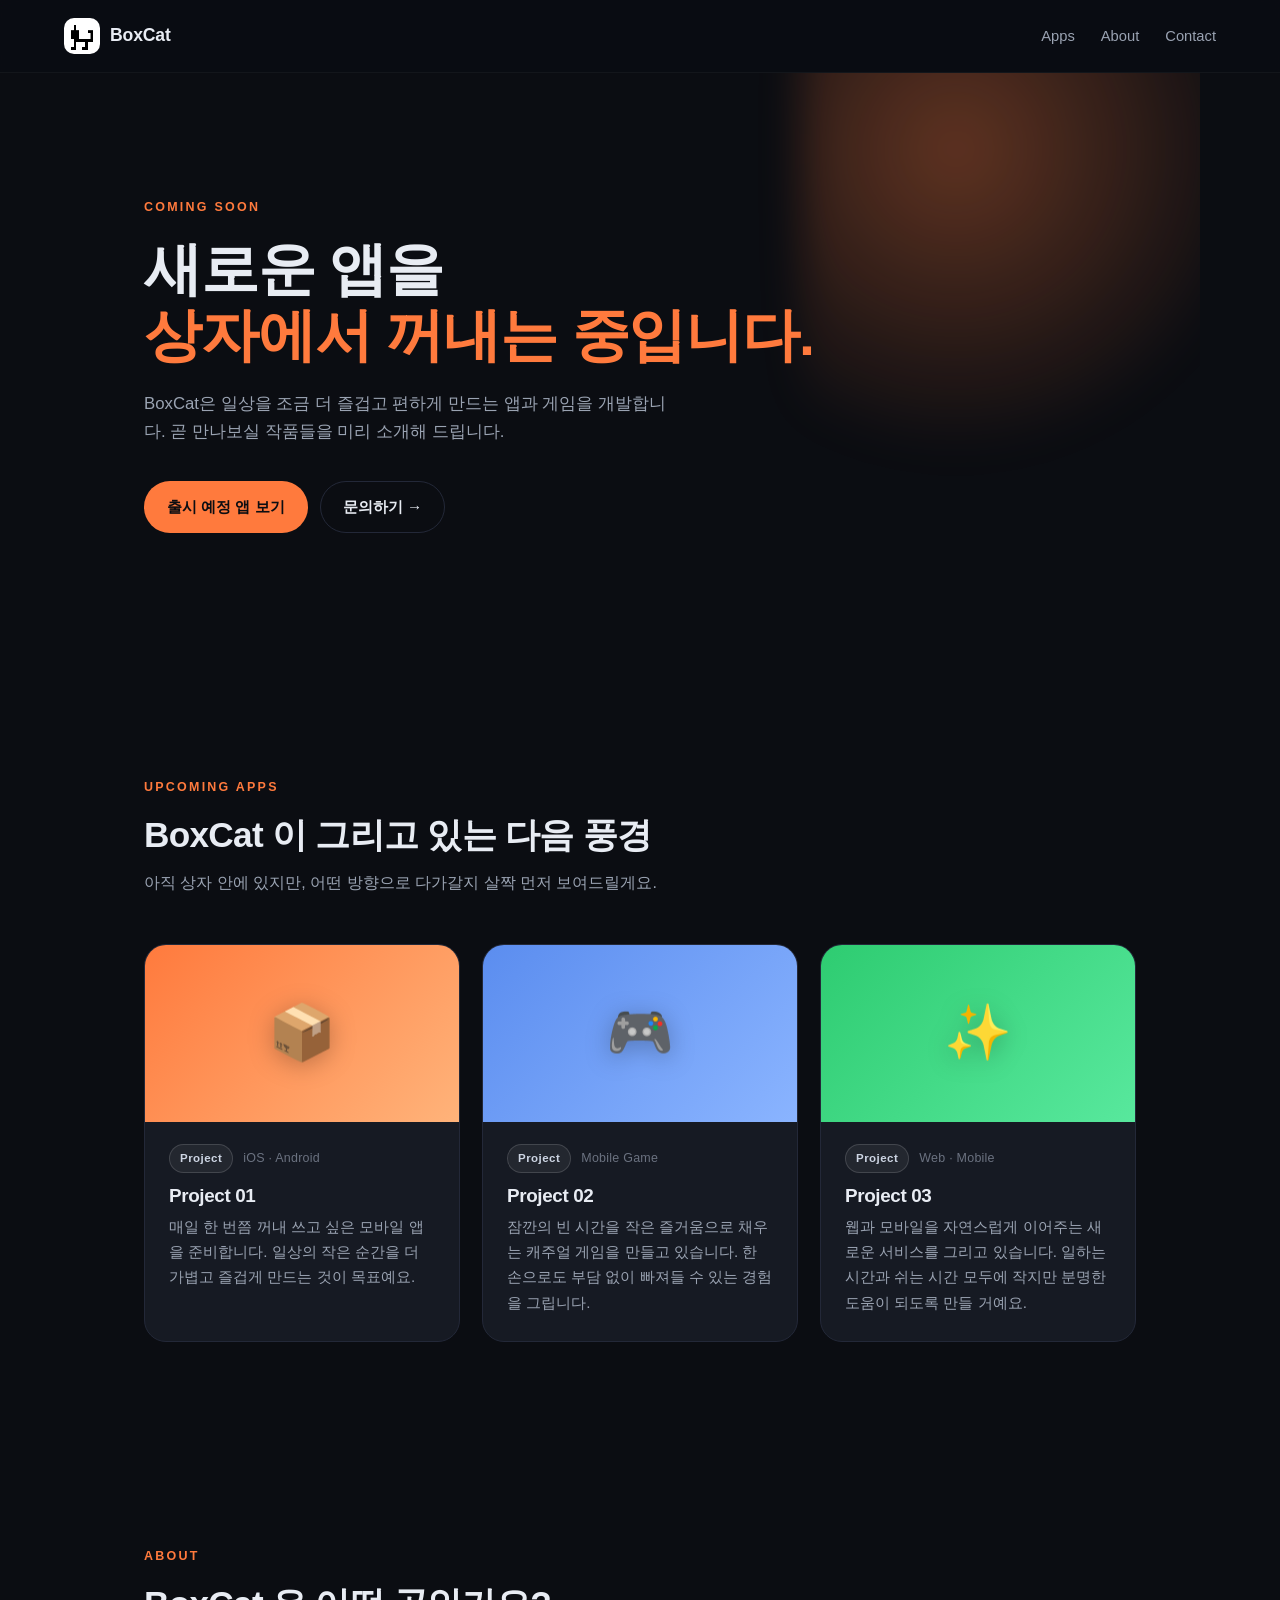
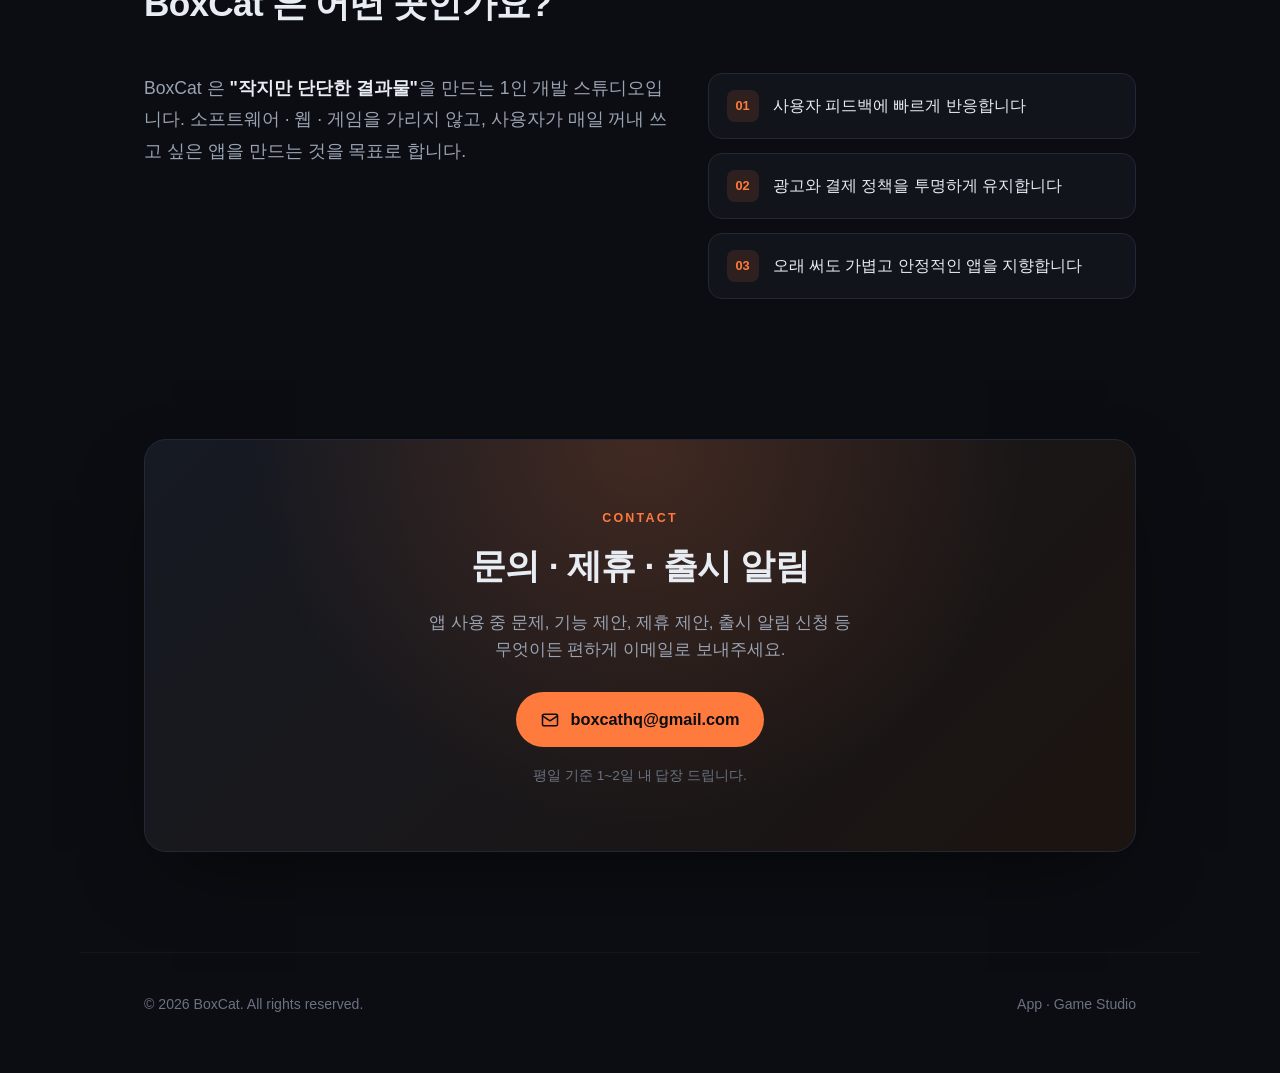
<file: index.html>
<!DOCTYPE html>
<html lang="ko">
<head>
  <meta charset="UTF-8" />
  <meta name="viewport" content="width=device-width, initial-scale=1.0" />
  <title>BoxCat — 새로운 앱을 만들고 있습니다</title>
  <meta name="description" content="BoxCat은 일상을 더 즐겁게 만드는 앱과 게임을 개발합니다. 출시 예정 작품 소개와 고객 문의." />
  <meta name="theme-color" content="#0b0d12" />

  <meta property="og:title" content="BoxCat — 새로운 앱을 만들고 있습니다" />
  <meta property="og:description" content="출시 예정 앱 소개와 고객 문의" />
  <meta property="og:type" content="website" />

  <link rel="icon" type="image/png" href="assets/logo.png" />
  <link rel="apple-touch-icon" href="assets/logo.png" />
  <link rel="stylesheet" href="styles.css" />
</head>
<body>
  <header class="site-header">
    <a href="#top" class="brand" aria-label="BoxCat home">
      <span class="brand-mark" aria-hidden="true">
        <img src="assets/logo.png" alt="" width="32" height="32" />
      </span>
      <span class="brand-name">BoxCat</span>
    </a>
    <nav class="nav">
      <a href="#apps">Apps</a>
      <a href="#about">About</a>
      <a href="#contact">Contact</a>
    </nav>
  </header>

  <main id="top">
    <section class="hero">
      <div class="hero-inner">
        <p class="eyebrow">Coming Soon</p>
        <h1>
          새로운 앱을 <br />
          <span class="accent">상자에서 꺼내는 중입니다.</span>
        </h1>
        <p class="lead">
          BoxCat은 일상을 조금 더 즐겁고 편하게 만드는 앱과 게임을 개발합니다.
          곧 만나보실 작품들을 미리 소개해 드립니다.
        </p>
        <div class="cta-row">
          <a href="#apps" class="btn btn-primary">출시 예정 앱 보기</a>
          <a href="#contact" class="btn btn-ghost">문의하기 →</a>
        </div>
      </div>
      <div class="hero-orb" aria-hidden="true"></div>
    </section>

    <section id="apps" class="section">
      <div class="section-head">
        <p class="eyebrow">Upcoming Apps</p>
        <h2>BoxCat 이 그리고 있는 다음 풍경</h2>
        <p class="section-sub">아직 상자 안에 있지만, 어떤 방향으로 다가갈지 살짝 먼저 보여드릴게요.</p>
      </div>

      <div class="apps">
        <article class="app-card">
          <div class="app-thumb" style="background: linear-gradient(135deg, #ff7a3d, #ffb37a);">
            <span class="app-emoji" aria-hidden="true">📦</span>
          </div>
          <div class="app-body">
            <div class="app-meta">
              <span class="badge badge-project">Project</span>
              <span class="app-platform">iOS · Android</span>
            </div>
            <h3>Project 01</h3>
            <p>매일 한 번쯤 꺼내 쓰고 싶은 모바일 앱을 준비합니다. 일상의 작은 순간을 더 가볍고 즐겁게 만드는 것이 목표예요.</p>
          </div>
        </article>

        <article class="app-card">
          <div class="app-thumb" style="background: linear-gradient(135deg, #5b8def, #8ab4ff);">
            <span class="app-emoji" aria-hidden="true">🎮</span>
          </div>
          <div class="app-body">
            <div class="app-meta">
              <span class="badge badge-project">Project</span>
              <span class="app-platform">Mobile Game</span>
            </div>
            <h3>Project 02</h3>
            <p>잠깐의 빈 시간을 작은 즐거움으로 채우는 캐주얼 게임을 만들고 있습니다. 한 손으로도 부담 없이 빠져들 수 있는 경험을 그립니다.</p>
          </div>
        </article>

        <article class="app-card">
          <div class="app-thumb" style="background: linear-gradient(135deg, #2ecc71, #58e89d);">
            <span class="app-emoji" aria-hidden="true">✨</span>
          </div>
          <div class="app-body">
            <div class="app-meta">
              <span class="badge badge-project">Project</span>
              <span class="app-platform">Web · Mobile</span>
            </div>
            <h3>Project 03</h3>
            <p>웹과 모바일을 자연스럽게 이어주는 새로운 서비스를 그리고 있습니다. 일하는 시간과 쉬는 시간 모두에 작지만 분명한 도움이 되도록 만들 거예요.</p>
          </div>
        </article>
      </div>
    </section>

    <section id="about" class="section about">
      <div class="section-head">
        <p class="eyebrow">About</p>
        <h2>BoxCat 은 어떤 곳인가요?</h2>
      </div>
      <div class="about-grid">
        <p class="about-text">
          BoxCat 은 <strong>"작지만 단단한 결과물"</strong>을 만드는 1인 개발 스튜디오입니다.
          소프트웨어 · 웹 · 게임을 가리지 않고,
          사용자가 매일 꺼내 쓰고 싶은 앱을 만드는 것을 목표로 합니다.
        </p>
        <ul class="features">
          <li><span>01</span> 사용자 피드백에 빠르게 반응합니다</li>
          <li><span>02</span> 광고와 결제 정책을 투명하게 유지합니다</li>
          <li><span>03</span> 오래 써도 가볍고 안정적인 앱을 지향합니다</li>
        </ul>
      </div>
    </section>

    <section id="contact" class="section contact">
      <div class="contact-card">
        <p class="eyebrow">Contact</p>
        <h2>문의 · 제휴 · 출시 알림</h2>
        <p class="lead">
          앱 사용 중 문제, 기능 제안, 제휴 제안, 출시 알림 신청 등<br />
          무엇이든 편하게 이메일로 보내주세요.
        </p>
        <a class="email-link" href="mailto:boxcathq@gmail.com?subject=BoxCat%20%EB%AC%B8%EC%9D%98">
          <svg viewBox="0 0 24 24" width="20" height="20" fill="none" stroke="currentColor" stroke-width="1.8" stroke-linecap="round" stroke-linejoin="round">
            <rect x="3" y="5" width="18" height="14" rx="2"/>
            <path d="m3 7 9 6 9-6"/>
          </svg>
          boxcathq@gmail.com
        </a>
        <p class="contact-hint">평일 기준 1~2일 내 답장 드립니다.</p>
      </div>
    </section>
  </main>

  <footer class="site-footer">
    <p>© <span id="year"></span> BoxCat. All rights reserved.</p>
    <p class="muted">App · Game Studio</p>
  </footer>

  <script src="script.js"></script>
</body>
</html>
</file>
<file: styles.css>
:root {
  --bg: #0b0d12;
  --bg-elev: #11141b;
  --surface: #161a23;
  --border: #232838;
  --text: #e8ecf3;
  --text-dim: #9aa3b2;
  --text-mute: #6b7280;
  --accent: #ff7a3d;
  --accent-soft: rgba(255, 122, 61, 0.12);
  --accent-strong: #ff8a52;
  --radius: 14px;
  --radius-lg: 22px;
  --max: 1120px;
  --shadow-lg: 0 30px 80px -30px rgba(0, 0, 0, 0.6);
}

* { box-sizing: border-box; }

html { scroll-behavior: smooth; }

body {
  margin: 0;
  background: var(--bg);
  color: var(--text);
  font-family: -apple-system, BlinkMacSystemFont, "Pretendard", "Segoe UI",
    "Apple SD Gothic Neo", "Noto Sans KR", Roboto, sans-serif;
  font-size: 16px;
  line-height: 1.65;
  -webkit-font-smoothing: antialiased;
  text-rendering: optimizeLegibility;
}

a { color: inherit; text-decoration: none; }

h1, h2, h3 { margin: 0; letter-spacing: -0.02em; line-height: 1.15; }
h1 { font-size: clamp(2.2rem, 5.2vw, 3.6rem); font-weight: 800; }
h2 { font-size: clamp(1.6rem, 3.2vw, 2.2rem); font-weight: 700; }
h3 { font-size: 1.15rem; font-weight: 700; }
p  { margin: 0; }

/* ---------- Header ---------- */
.site-header {
  position: sticky;
  top: 0;
  z-index: 50;
  display: flex;
  align-items: center;
  justify-content: space-between;
  padding: 18px max(20px, 5vw);
  background: rgba(11, 13, 18, 0.72);
  backdrop-filter: saturate(150%) blur(10px);
  border-bottom: 1px solid rgba(255, 255, 255, 0.04);
}

.brand {
  display: inline-flex;
  align-items: center;
  gap: 10px;
  font-weight: 700;
  letter-spacing: -0.01em;
}
.brand-mark {
  display: inline-flex;
  align-items: center;
  justify-content: center;
  width: 36px;
  height: 36px;
  border-radius: 10px;
  background: #fff;
  overflow: hidden;
}
.brand-mark img {
  width: 28px;
  height: 28px;
  object-fit: contain;
  image-rendering: pixelated;
}
.brand-name { font-size: 1.1rem; }

.nav { display: flex; gap: 26px; }
.nav a {
  font-size: 0.92rem;
  color: var(--text-dim);
  transition: color 0.15s ease;
}
.nav a:hover { color: var(--text); }

@media (max-width: 520px) {
  .nav { display: none; }
}

/* ---------- Hero ---------- */
.hero {
  position: relative;
  padding: clamp(60px, 10vw, 120px) max(20px, 5vw) clamp(80px, 12vw, 140px);
  max-width: var(--max);
  margin: 0 auto;
  overflow: hidden;
}

.hero-inner {
  position: relative;
  z-index: 2;
  max-width: 760px;
}

.eyebrow {
  display: inline-block;
  font-size: 0.78rem;
  font-weight: 600;
  letter-spacing: 0.18em;
  text-transform: uppercase;
  color: var(--accent);
  margin-bottom: 18px;
}

.accent { color: var(--accent); }

.lead {
  margin-top: 22px;
  color: var(--text-dim);
  font-size: 1.05rem;
  max-width: 540px;
}

.cta-row {
  margin-top: 36px;
  display: flex;
  gap: 12px;
  flex-wrap: wrap;
}

.btn {
  display: inline-flex;
  align-items: center;
  justify-content: center;
  padding: 12px 22px;
  border-radius: 999px;
  font-weight: 600;
  font-size: 0.95rem;
  transition: transform 0.15s ease, background 0.2s ease, color 0.2s ease;
  border: 1px solid transparent;
  cursor: pointer;
}
.btn-primary {
  background: var(--accent);
  color: #0b0d12;
}
.btn-primary:hover {
  background: var(--accent-strong);
  transform: translateY(-1px);
}
.btn-ghost {
  background: transparent;
  color: var(--text);
  border-color: var(--border);
}
.btn-ghost:hover {
  border-color: var(--accent);
  color: var(--accent);
}

.hero-orb {
  position: absolute;
  right: -120px;
  top: -80px;
  width: 520px;
  height: 520px;
  background: radial-gradient(circle at 30% 30%, rgba(255, 122, 61, 0.35), transparent 60%);
  filter: blur(20px);
  pointer-events: none;
  z-index: 1;
}

/* ---------- Sections ---------- */
.section {
  padding: clamp(60px, 9vw, 100px) max(20px, 5vw);
  max-width: var(--max);
  margin: 0 auto;
}

.section-head {
  margin-bottom: 48px;
  max-width: 640px;
}
.section-sub {
  margin-top: 14px;
  color: var(--text-dim);
  font-size: 1rem;
}

/* ---------- Cards ---------- */
.cards {
  display: grid;
  gap: 20px;
  grid-template-columns: repeat(auto-fit, minmax(260px, 1fr));
}

.card {
  background: var(--surface);
  border: 1px solid var(--border);
  border-radius: var(--radius-lg);
  padding: 28px;
  transition: transform 0.2s ease, border-color 0.2s ease, background 0.2s ease;
}
.card:hover {
  transform: translateY(-3px);
  border-color: rgba(255, 122, 61, 0.4);
  background: linear-gradient(180deg, var(--surface), #1a1f2c);
}

.card-icon {
  width: 44px;
  height: 44px;
  border-radius: 12px;
  background: var(--accent-soft);
  color: var(--accent);
  display: inline-flex;
  align-items: center;
  justify-content: center;
  margin-bottom: 18px;
}
.card-icon svg { width: 22px; height: 22px; }

.card h3 { margin-bottom: 8px; }
.card p { color: var(--text-dim); font-size: 0.95rem; }

/* ---------- App Cards ---------- */
.apps {
  display: grid;
  gap: 22px;
  grid-template-columns: repeat(auto-fit, minmax(280px, 1fr));
}

.app-card {
  background: var(--surface);
  border: 1px solid var(--border);
  border-radius: var(--radius-lg);
  overflow: hidden;
  transition: transform 0.2s ease, border-color 0.2s ease;
  display: flex;
  flex-direction: column;
}
.app-card:hover {
  transform: translateY(-4px);
  border-color: rgba(255, 122, 61, 0.45);
}

.app-thumb {
  aspect-ratio: 16 / 9;
  display: flex;
  align-items: center;
  justify-content: center;
  position: relative;
}
.app-emoji {
  font-size: 3.4rem;
  filter: drop-shadow(0 4px 12px rgba(0, 0, 0, 0.25));
}

.app-body {
  padding: 22px 24px 26px;
}

.app-meta {
  display: flex;
  align-items: center;
  gap: 10px;
  margin-bottom: 12px;
  flex-wrap: wrap;
}

.badge {
  display: inline-flex;
  align-items: center;
  padding: 4px 10px;
  border-radius: 999px;
  font-size: 0.72rem;
  font-weight: 700;
  letter-spacing: 0.04em;
  border: 1px solid transparent;
}
.badge-project { background: rgba(255, 255, 255, 0.06); color: #cdd5e3; border-color: rgba(255, 255, 255, 0.14); }
.badge-dev     { background: rgba(255, 122, 61, 0.12); color: #ffb38a; border-color: rgba(255, 122, 61, 0.3); }
.badge-soon    { background: rgba(91, 141, 239, 0.14); color: #a8c4ff; border-color: rgba(91, 141, 239, 0.35); }
.badge-plan    { background: rgba(46, 204, 113, 0.12); color: #7be2a8; border-color: rgba(46, 204, 113, 0.3); }
.badge-live    { background: rgba(46, 204, 113, 0.18); color: #7be2a8; border-color: rgba(46, 204, 113, 0.4); }

.app-platform {
  font-size: 0.78rem;
  color: var(--text-mute);
  letter-spacing: 0.02em;
}

.app-body h3 { margin-bottom: 8px; font-size: 1.18rem; }
.app-body p  { color: var(--text-dim); font-size: 0.95rem; }

/* ---------- About ---------- */
.about-grid {
  display: grid;
  gap: 40px;
  grid-template-columns: 1.1fr 0.9fr;
  align-items: start;
}
@media (max-width: 760px) {
  .about-grid { grid-template-columns: 1fr; }
}

.about-text {
  font-size: 1.1rem;
  color: var(--text-dim);
  line-height: 1.8;
}
.about-text strong { color: var(--text); }

.features {
  list-style: none;
  padding: 0;
  margin: 0;
  display: grid;
  gap: 14px;
}
.features li {
  display: flex;
  align-items: center;
  gap: 14px;
  padding: 16px 18px;
  background: var(--bg-elev);
  border: 1px solid var(--border);
  border-radius: var(--radius);
  font-size: 0.98rem;
}
.features span {
  display: inline-flex;
  align-items: center;
  justify-content: center;
  width: 32px;
  height: 32px;
  border-radius: 8px;
  background: var(--accent-soft);
  color: var(--accent);
  font-size: 0.8rem;
  font-weight: 700;
  flex-shrink: 0;
}

/* ---------- Contact ---------- */
.contact { padding-top: 40px; }

.contact-card {
  background: linear-gradient(135deg, #161a23, #1c1410);
  border: 1px solid var(--border);
  border-radius: var(--radius-lg);
  padding: clamp(36px, 6vw, 64px);
  text-align: center;
  box-shadow: var(--shadow-lg);
  position: relative;
  overflow: hidden;
}
.contact-card::before {
  content: "";
  position: absolute;
  inset: 0;
  background: radial-gradient(circle at 50% 0%, rgba(255, 122, 61, 0.18), transparent 60%);
  pointer-events: none;
}
.contact-card > * { position: relative; }
.contact-card .lead { margin-left: auto; margin-right: auto; }

.email-link {
  display: inline-flex;
  align-items: center;
  gap: 10px;
  margin-top: 28px;
  padding: 14px 24px;
  border-radius: 999px;
  background: var(--accent);
  color: #0b0d12;
  font-weight: 700;
  font-size: 1.02rem;
  transition: transform 0.15s ease, background 0.2s ease;
}
.email-link:hover {
  background: var(--accent-strong);
  transform: translateY(-1px);
}

.contact-hint {
  margin-top: 18px;
  font-size: 0.85rem;
  color: var(--text-mute);
}

/* ---------- Footer ---------- */
.site-footer {
  padding: 40px max(20px, 5vw) 56px;
  max-width: var(--max);
  margin: 0 auto;
  border-top: 1px solid rgba(255, 255, 255, 0.04);
  display: flex;
  justify-content: space-between;
  align-items: center;
  gap: 16px;
  flex-wrap: wrap;
  color: var(--text-mute);
  font-size: 0.88rem;
}
.muted { color: var(--text-mute); }
</file>
